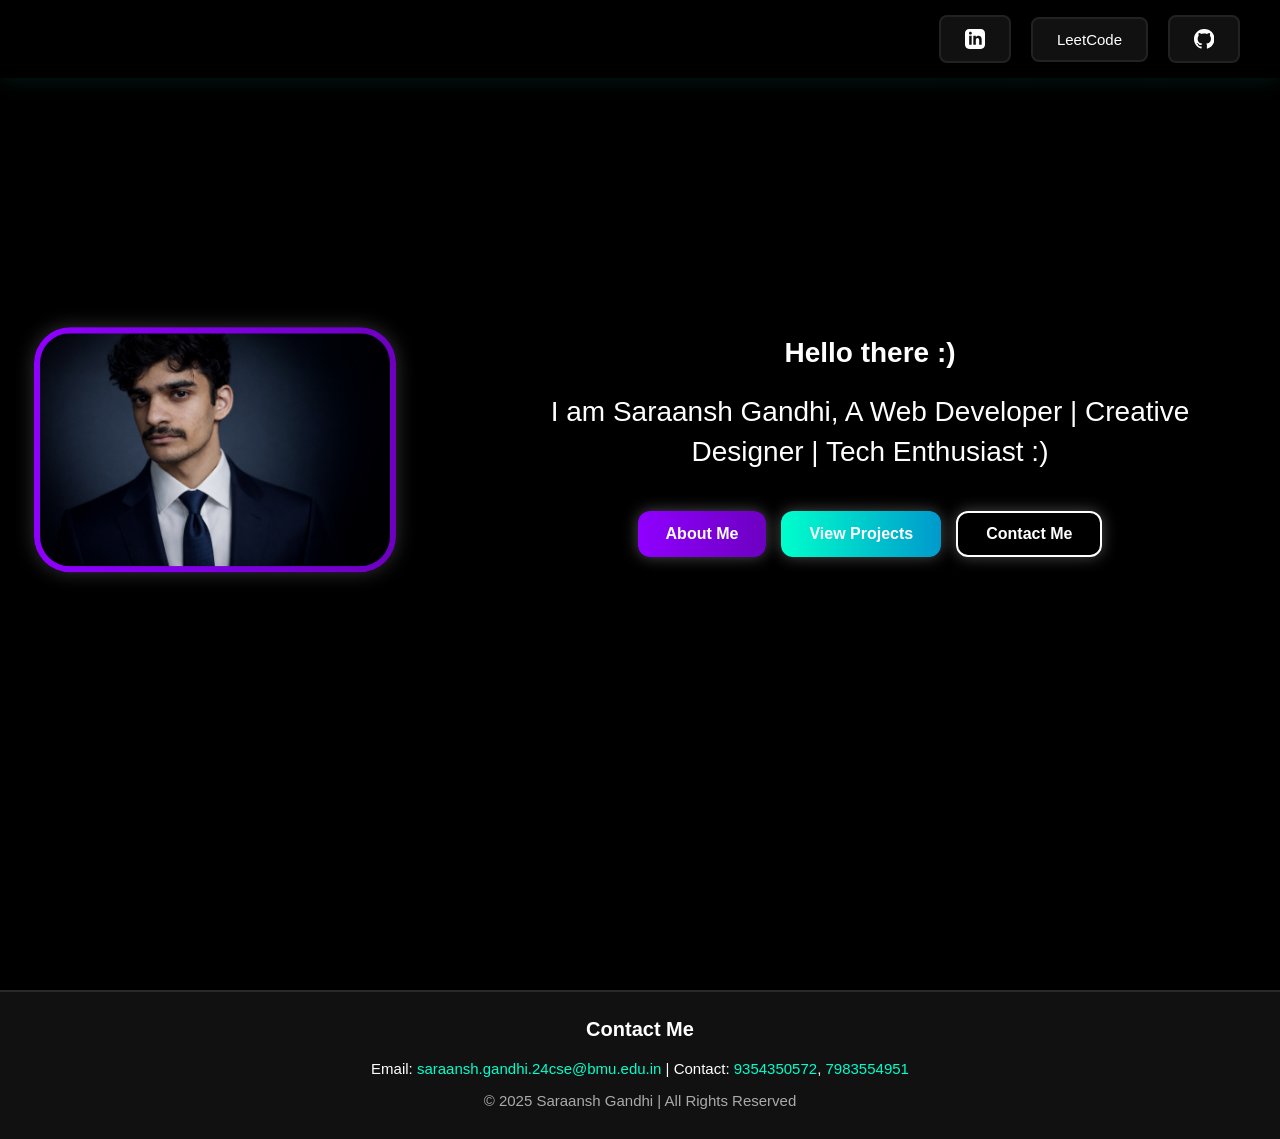
<file: index.html>
<!DOCTYPE html>
<html lang="en">

<head>
  <meta charset="UTF-8">
  <meta name="viewport" content="width=device-width, initial-scale=1.0">
  <meta name="description" content="Saraansh Gandhi - Frontend Developer & Creative Designer. Explore my portfolio showcasing modern web development projects and skills.">
  <meta name="keywords" content="Frontend Developer, Web Developer, Portfolio, JavaScript, CSS, HTML, React">
  <meta name="author" content="Saraansh Gandhi">
  <title>Saraansh Gandhi - Web Developer Portfolio</title>
  
  <!-- Preload critical resources -->
  <link rel="preload" href="CSS/index.css" as="style">
  <link rel="preload" href="JS/index.js" as="script">
  <link rel="preload" href="PICTURES/Me.jpg" as="image">
  
  <link rel="stylesheet" href="CSS/index.css">
  
  <!-- Open Graph meta tags for social sharing -->
  <meta property="og:title" content="Saraansh Gandhi - Frontend Developer Portfolio">
  <meta property="og:description" content="Explore my portfolio showcasing modern web development projects and skills.">
  <meta property="og:type" content="website">
  <meta property="og:url" content="#">
</head>
  
<body>

  <!-- Header -->
  <header class="fixed-header">
    <div class="social-buttons">
      
      <!-- LinkedIn Button -->
      <button class="Trnsform header-button"
        onclick="window.open('https://www.linkedin.com/in/saraansh-gandhi-845403327/','_blank')"
        aria-label="Visit LinkedIn profile">
        <svg xmlns="http://www.w3.org/2000/svg" width="20" height="20" viewBox="0 0 24 24" fill="white">
          <path d="M19 0h-14c-2.761 0-5 2.239-5 5v14c0 2.761 2.239 5 5 5h14c2.762 0 5-2.239 5-5v-14c0-2.761-2.238-5-5-5zm-11 19h-3v-11h3v11zm-1.5-12.268c-.966 0-1.75-.79-1.75-1.764s.784-1.764 1.75-1.764 1.75.79 1.75 1.764-.783 1.764-1.75 1.764zm13.5 12.268h-3v-5.604c0-3.368-4-3.303-4 0v5.604h-3v-11h3v1.765c1.396-2.586 7-2.777 7 2.476v6.759z"/>
        </svg>
      </button>
    
      <!-- LeetCode Button -->
      <button class="Trnsform header-button"
        onclick="window.open('https://leetcode.com/u/SaraanshG/','_blank')"
        aria-label="Visit Leetcode profile">
        <!-- Text -->
        <span>LeetCode</span>

      </button>
      

      <!-- GitHub Button -->
      <button class="Trnsform header-button"
        onclick="window.open('https://github.com/Saraansh0001','_blank')"
        aria-label="Visit GitHub profile">
        <svg xmlns="http://www.w3.org/2000/svg" width="20" height="20" viewBox="0 0 24 24" fill="white">
          <path d="M12 0c-6.626 0-12 5.373-12 12 0 5.385 3.52 9.942 8.355 11.52.607.112.827-.26.827-.577 0-.285-.011-1.04-.017-2.04-3.415.744-4.123-1.642-4.123-1.642-.558-1.41-1.365-1.786-1.365-1.786-1.117-.76.088-.745.088-.745 1.236.088 1.884 1.272 1.884 1.272 1.096 1.882 2.893 1.336 3.593 1.02.112-.792.428-1.336.78-1.643-2.748-.313-5.638-1.374-5.638-6.103 0-1.347.484-2.446 1.285-3.313-.128-.313-.558-1.564.125-3.267 0 0 1.049-.333 3.434 1.266 1.002-.278 2.072-.416 3.132-.421 1.06.005 2.13.143 3.134.421 2.385-1.599 3.433-1.266 3.433-1.266.683 1.703.253 2.954.125 3.267.801.867 1.284 1.966 1.284 3.313 0 4.745-2.894 5.786-5.647 6.096.436.376.823 1.12.823 2.253 0 1.632-.015 2.946-.015 3.34 0 .319.215.694.829.576 4.834-1.581 8.351-6.138 8.351-11.521 0-6.627-5.372-12-12-12z"/>
        </svg>
      
      </button>
    </div>
  </header>

  <!-- Main content -->
  <main id="main-content" tabindex="-1">
    <div id="HomePage" class="HomePage">
      
      <div class="LeftSide">
        <img src="PICTURES/Professional Photo.png" alt="Saraansh Gandhi - Web Developer" loading="eager">
      </div>
      
      <div class="RightSide">
        <h1 id="parag1" class="Intro-Page">Hello there :)</h1>
        <p class="Intro-Page" style="text-align: center;">
          I am Saraansh Gandhi, A Web Developer | Creative Designer | Tech Enthusiast :)
        </p>
        <div class="cta-buttons">
          <button id="skillsBtn" class="button-grad">About Me</button>
          <button id="projectsBtn" class="button-grad secondary">View Projects</button>
          <button id="contactBtn" class="button-grad tertiary">Contact Me</button>
        </div>
      </div>

      <!-- Quick Navigation -->
      <!-- <nav class="quick-nav" aria-label="Quick navigation menu">
        <a href="About-me.html" class="nav-item">👤<span>About</span></a>
        <a href="skill.html" class="nav-item">🛠️<span>Skills</span></a>
        <a href="project.html" class="nav-item">💼<span>Projects</span></a>
        <a href="goal.html" class="nav-item">🎯<span>Goals</span></a>
      </nav> -->
    </div>
  </main>
  
  <!-- Footer -->
  <footer class="footer">
    <h2>Contact Me</h2>
    <p>
      Email: <a href="mailto:saraansh.gandhi.24cse@bmu.edu.in">saraansh.gandhi.24cse@bmu.edu.in</a> |
      Contact: <a href="tel:+919354350572">9354350572</a>, <a href="tel:+917983554951">7983554951</a>
    </p>
    <p class="footer-copy">© 2025 Saraansh Gandhi | All Rights Reserved</p>
  </footer>

  <!-- Scripts -->
  <script src="JS/index.js" defer></script>

  <script>
    window.addEventListener("scroll", function () {
      const snapshot = document.querySelector(".snapshot-container");
      const footer = document.querySelector(".footer");

      if (!snapshot || !footer) return;

      const footerTop = footer.getBoundingClientRect().top;
      const windowHeight = window.innerHeight;

      // If footer is about to enter view, show snapshot
      if (footerTop <= windowHeight - 100) {
        snapshot.classList.add("visible");
      } else {
        snapshot.classList.remove("visible");
      }
    });
     // Make .quick-nav draggable
    const nav = document.querySelector(".quick-nav");

    let isDragging = false;
    let offsetX, offsetY;

    nav.addEventListener("mousedown", (e) => {
      isDragging = true;
      offsetX = e.clientX - nav.getBoundingClientRect().left;
      offsetY = e.clientY - nav.getBoundingClientRect().top;
      nav.style.transition = "none"; // disable smooth transition while dragging
    });

    document.addEventListener("mousemove", (e) => {
      if (!isDragging) return;
      let x = e.clientX - offsetX;
      let y = e.clientY - offsetY;
      nav.style.left = `${x}px`;
      nav.style.top = `${y}px`;
      nav.style.right = "auto"; // reset right so left works
      nav.style.bottom = "auto"; // reset bottom so top works
      nav.style.position = "fixed";
    });

    document.addEventListener("mouseup", () => {
      isDragging = false;
      nav.style.transition = "all 0.3s ease"; // restore smooth transition
    });
  </script>

</body>
</html>
</file>
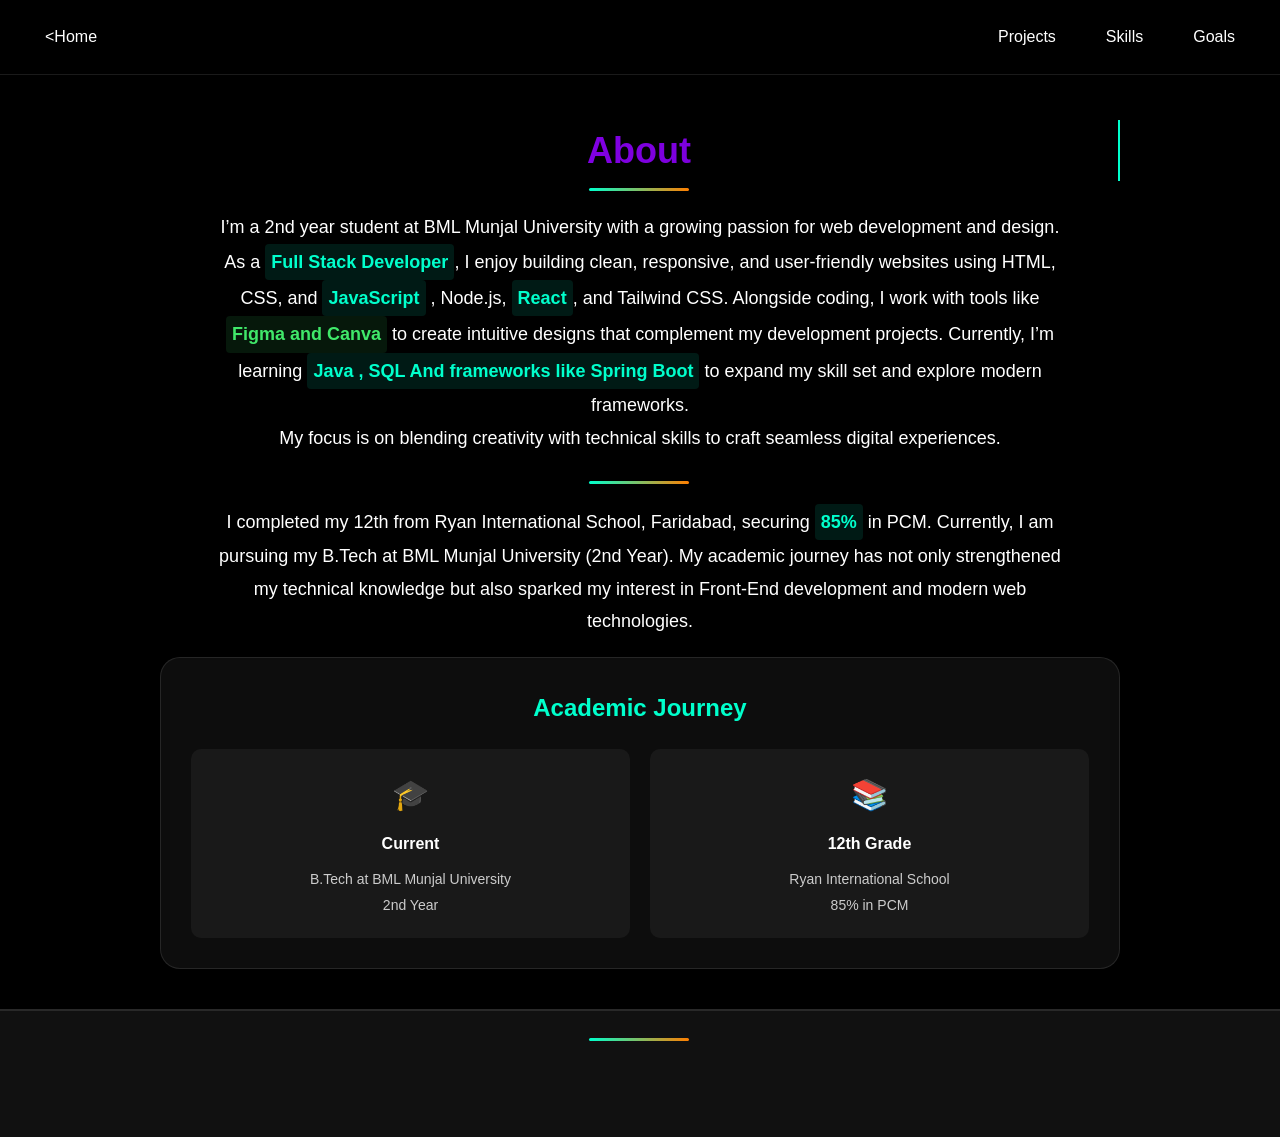
<file: About-me.html>
<!DOCTYPE html>
<html lang="en">

<head>
  <meta charset="UTF-8">
  <meta name="viewport" content="width=device-width, initial-scale=1.0">
  <title>About Me - Saraansh Gandhi</title>
  <link rel="stylesheet" href="CSS/About-me.css">
  <style>
    html, body {
      height: 100%;
    }
  </style>
</head>

<body>
  <header>
    <div class="Header-Sec">
      <div class="left-side">
        <button class="nav-btn home"> &lt;Home </button>
      </div>
      <div class="right-side">
        <button class="nav-btn project">Projects</button>
        <button class="nav-btn skill">Skills</button>
        <button class="nav-btn goal">Goals</button>
      </div>
    </div>
  </header>

  <div class="middle-section">
    <h2>About Me</h2>
    <p>
      I’m a 2nd year student at BML Munjal University with a growing passion for web development and design. As a <span class="highlight">Full Stack Developer</span>, I enjoy building clean, responsive, and user-friendly websites using HTML, CSS, and <span class="highlight">JavaScript</span> , Node.js, <span class="highlight">React</span>, and Tailwind CSS.
      Alongside coding, I work with tools like <span class="UI">Figma and Canva</span> to create intuitive designs that complement my development projects. Currently, I’m learning <span class="highlight">Java , SQL And frameworks like Spring Boot</span> to expand my skill set and explore modern frameworks. <br>
      My focus is on blending creativity with technical skills to craft seamless digital experiences.
    </span>

    <h2>Education</h2>
    <p>
      I completed my 12th from Ryan International School, Faridabad, securing <span class="highlight">85%</span> in PCM. 
      Currently, I am pursuing my B.Tech at BML Munjal University (2nd Year). My academic journey has not only strengthened my technical knowledge but also sparked my interest in Front-End development and modern web technologies.
    </p>

    <!-- ✅ Education Cards Section -->
    <div class="education-section" style="margin-bottom: 30px;">
      <h3>Academic Journey</h3>
      <div class="edu-grid">
        <div class="edu-card">
          <div class="edu-icon">🎓</div>
          <h4>Current</h4>
          <p>B.Tech at BML Munjal University<br>2nd Year</p>
        </div>
        <div class="edu-card">
          <div class="edu-icon">📚</div>
          <h4>12th Grade</h4>
          <p>Ryan International School<br>85% in PCM</p>
        </div>
      </div>
    </div>
  </div>

  <!-- Footer -->
  <footer class="footer">
    <h2>Contact Me</h2>
    <p style="margin-top: 20px;">
      Email: <a href="mailto:saraansh.gandhi.24cse@bmu.edu.in">saraansh.gandhi.24cse@bmu.edu.in</a> |
      Contact: <a href="tel:+919354350572">9354350572</a>, <a href="tel:+917983554951">7983554951</a>
    </p>
    <p class="footer-copy">© 2025 Saraansh Gandhi | All Rights Reserved</p>
  </footer>

  <script src="JS/about.js"></script>
</body>
</html>
</file>
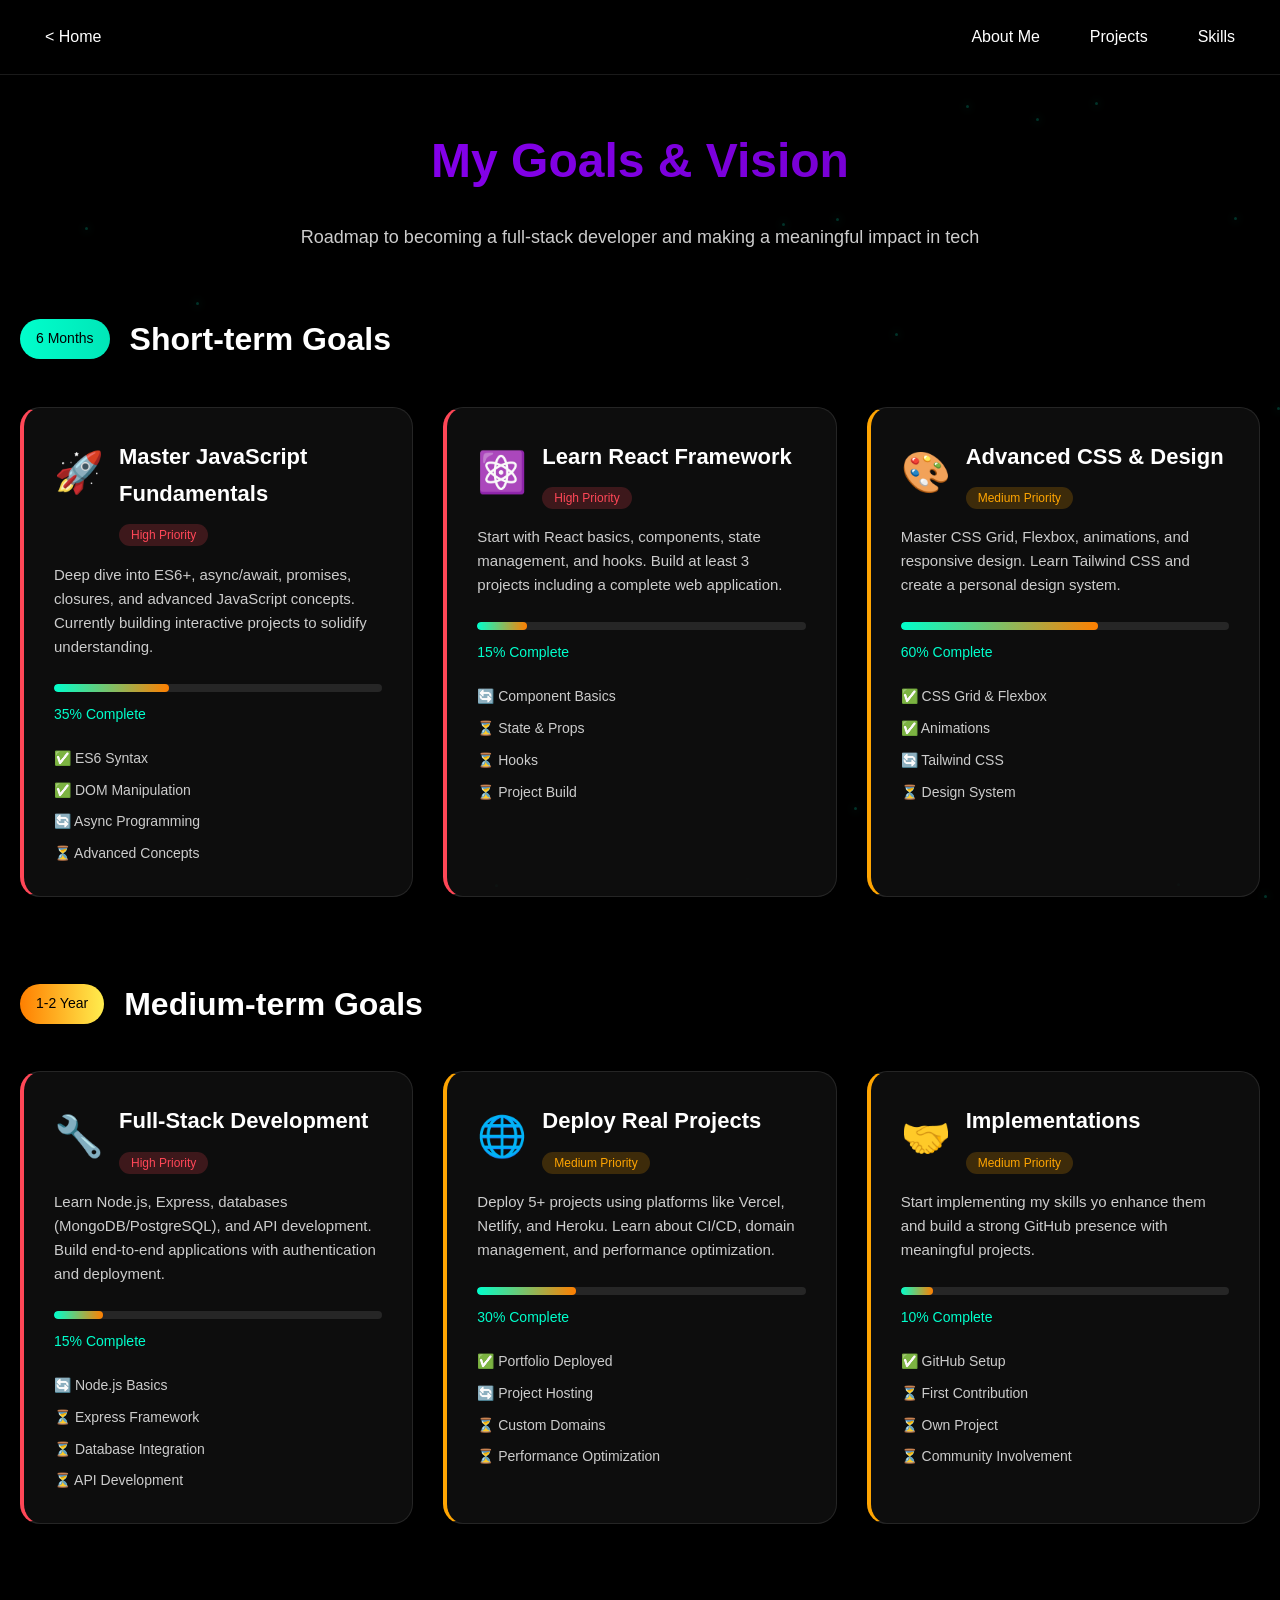
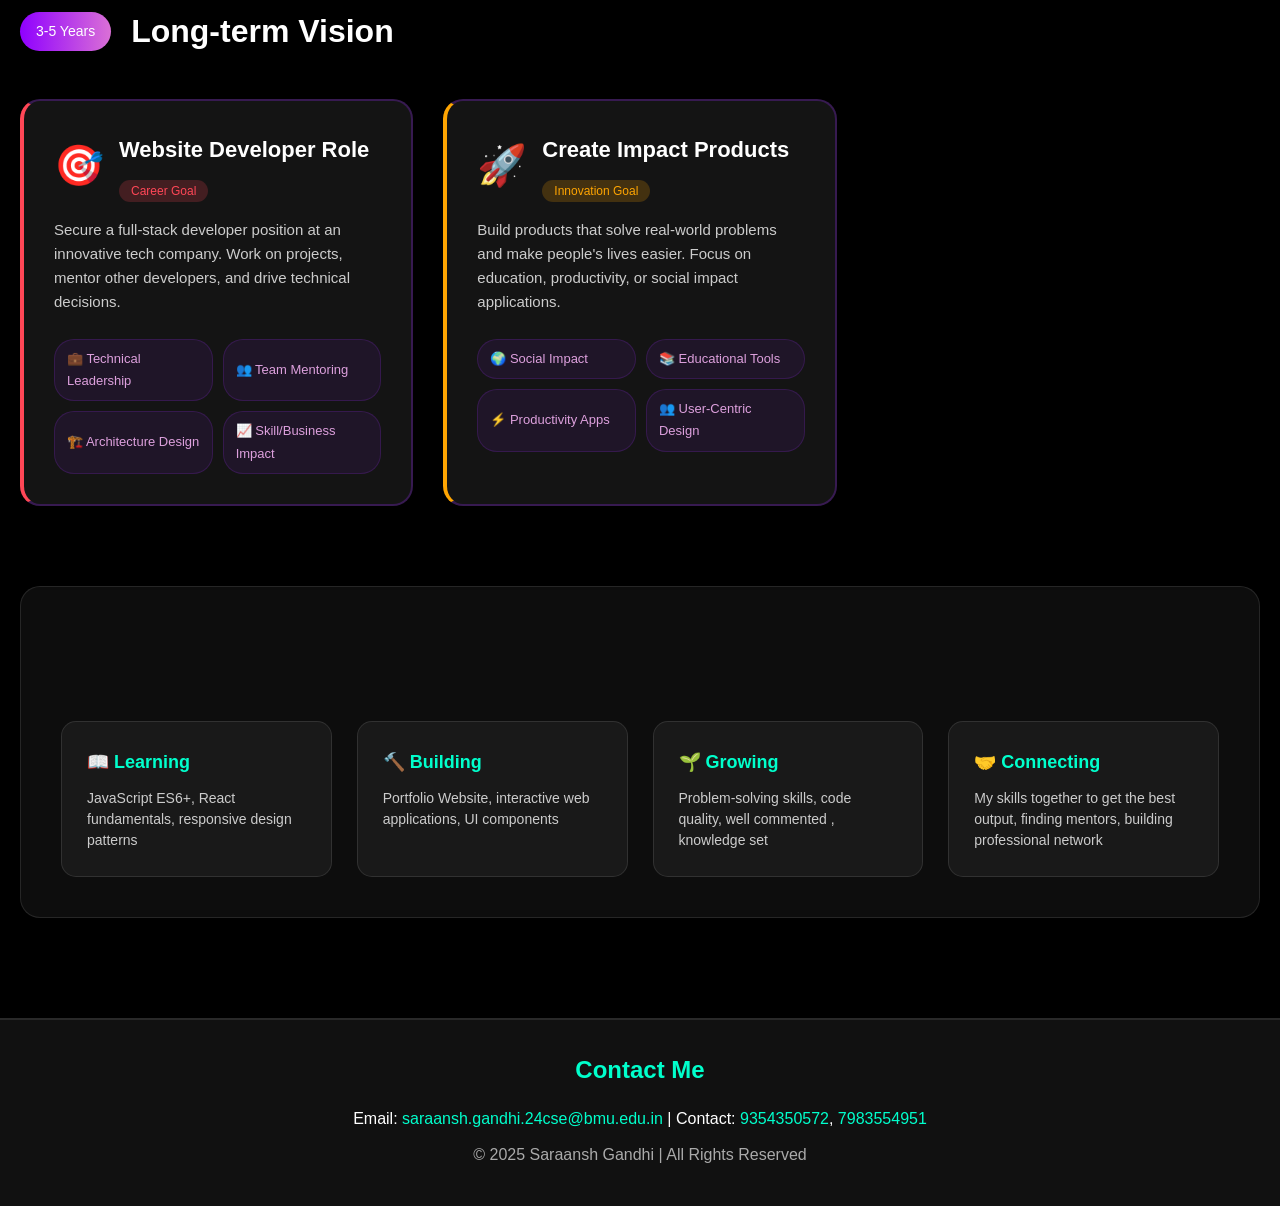
<file: goal.html>
<!DOCTYPE html>
<html lang="en">

<head>
  <meta charset="UTF-8">
  <meta name="viewport" content="width=device-width, initial-scale=1.0">
  <title>Goals - Saraansh Gandhi</title>
  <link rel="stylesheet" href="CSS/goal.css">
</head>

<body>

  <header>
    <div class="Header-Sec">
      <div class="left-side">
        <button class="nav-btn home">&lt; Home</button>
      </div>
      <div class="right-side">
        <button class="nav-btn about">About Me</button>
        <button class="nav-btn project">Projects</button>
        <button class="nav-btn skill">Skills</button>
      </div>
    </div>
  </header>

  <div class="goals-container">
    <h1 class="page-title">My Goals & Vision</h1>
    <p class="page-subtitle">Roadmap to becoming a full-stack developer and making a meaningful impact in tech</p>
    
    <!-- Short-term Goals -->
    <div class="goals-section">
      <h2 class="section-title">
        <span class="timeline-badge short-term">6 Months</span>
        Short-term Goals
      </h2>
      <div class="goals-grid">
        
        <div class="goal-card priority-high">
          <div class="goal-header">
            <div class="goal-icon">🚀</div>
            <div class="goal-meta">
              <h3 class="goal-title">Master JavaScript Fundamentals</h3>
              <span class="priority-badge high">High Priority</span>
            </div>
          </div>
          <p class="goal-description">
            Deep dive into ES6+, async/await, promises, closures, and advanced JavaScript concepts. 
            Currently building interactive projects to solidify understanding.
          </p>
          <div class="goal-progress">
            <div class="progress-bar">
              <div class="progress-fill" data-width="35%"></div>
            </div>
            <span class="progress-text">35% Complete</span>
          </div>
          <div class="goal-actions">
            <span class="action-item">✅ ES6 Syntax</span>
            <span class="action-item">✅ DOM Manipulation</span>
            <span class="action-item">🔄 Async Programming</span>
            <span class="action-item">⏳ Advanced Concepts</span>
          </div>
        </div>

        <div class="goal-card priority-high">
          <div class="goal-header">
            <div class="goal-icon">⚛️</div>
            <div class="goal-meta">
              <h3 class="goal-title">Learn React Framework</h3>
              <span class="priority-badge high">High Priority</span>
            </div>
          </div>
          <p class="goal-description">
            Start with React basics, components, state management, and hooks. 
            Build at least 3 projects including a complete web application.
          </p>
          <div class="goal-progress">
            <div class="progress-bar">
              <div class="progress-fill" data-width="15%"></div>
            </div>
            <span class="progress-text">15% Complete</span>
          </div>
          <div class="goal-actions">
            <span class="action-item">🔄 Component Basics</span>
            <span class="action-item">⏳ State & Props</span>
            <span class="action-item">⏳ Hooks</span>
            <span class="action-item">⏳ Project Build</span>
          </div>
        </div>

        <div class="goal-card priority-medium">
          <div class="goal-header">
            <div class="goal-icon">🎨</div>
            <div class="goal-meta">
              <h3 class="goal-title">Advanced CSS & Design</h3>
              <span class="priority-badge medium">Medium Priority</span>
            </div>
          </div>
          <p class="goal-description">
            Master CSS Grid, Flexbox, animations, and responsive design. 
            Learn Tailwind CSS and create a personal design system.
          </p>
          <div class="goal-progress">
            <div class="progress-bar">
              <div class="progress-fill" data-width="60%"></div>
            </div>
            <span class="progress-text">60% Complete</span>
          </div>
          <div class="goal-actions">
            <span class="action-item">✅ CSS Grid & Flexbox</span>
            <span class="action-item">✅ Animations</span>
            <span class="action-item">🔄 Tailwind CSS</span>
            <span class="action-item">⏳ Design System</span>
          </div>
        </div>

      </div>
    </div>

    <!-- Medium-term Goals -->
    <div class="goals-section">
      <h2 class="section-title">
        <span class="timeline-badge medium-term">1-2 Year</span>
        Medium-term Goals
      </h2>
      <div class="goals-grid">
        
        <div class="goal-card priority-high">
          <div class="goal-header">
            <div class="goal-icon">🔧</div>
            <div class="goal-meta">
              <h3 class="goal-title">Full-Stack Development</h3>
              <span class="priority-badge high">High Priority</span>
            </div>
          </div>
          <p class="goal-description">
            Learn Node.js, Express, databases (MongoDB/PostgreSQL), and API development. 
            Build end-to-end applications with authentication and deployment.
          </p>
          <div class="goal-progress">
            <div class="progress-bar">
              <div class="progress-fill" data-width="15%"></div>
            </div>
            <span class="progress-text">15% Complete</span>
          </div>
          <div class="goal-actions">
            <span class="action-item">🔄 Node.js Basics</span>
            <span class="action-item">⏳ Express Framework</span>
            <span class="action-item">⏳ Database Integration</span>
            <span class="action-item">⏳ API Development</span>
          </div>
        </div>

        <div class="goal-card priority-medium">
          <div class="goal-header">
            <div class="goal-icon">🌐</div>
            <div class="goal-meta">
              <h3 class="goal-title">Deploy Real Projects</h3>
              <span class="priority-badge medium">Medium Priority</span>
            </div>
          </div>
          <p class="goal-description">
            Deploy 5+ projects using platforms like Vercel, Netlify, and Heroku. 
            Learn about CI/CD, domain management, and performance optimization.
          </p>
          <div class="goal-progress">
            <div class="progress-bar">
              <div class="progress-fill" data-width="30%"></div>
            </div>
            <span class="progress-text">30% Complete</span>
          </div>
          <div class="goal-actions">
            <span class="action-item">✅ Portfolio Deployed</span>
            <span class="action-item">🔄 Project Hosting</span>
            <span class="action-item">⏳ Custom Domains</span>
            <span class="action-item">⏳ Performance Optimization</span>
          </div>
        </div>

        <div class="goal-card priority-medium">
          <div class="goal-header">
            <div class="goal-icon">🤝</div>
            <div class="goal-meta">
              <h3 class="goal-title">Implementations</h3>
              <span class="priority-badge medium">Medium Priority</span>
            </div>
          </div>
          <p class="goal-description">
            Start implementing my skills yo enhance them 
            and build a strong GitHub presence with meaningful projects.
          </p>
          <div class="goal-progress">
            <div class="progress-bar">
              <div class="progress-fill" data-width="10%"></div>
            </div>
            <span class="progress-text">10% Complete</span>
          </div>
          <div class="goal-actions">
            <span class="action-item">✅ GitHub Setup</span>
            <span class="action-item">⏳ First Contribution</span>
            <span class="action-item">⏳ Own Project</span>
            <span class="action-item">⏳ Community Involvement</span>
          </div>
        </div>

      </div>
    </div>

    <!-- Long-term Goals -->
    <div class="goals-section">
      <h2 class="section-title">
        <span class="timeline-badge long-term">3-5 Years</span>
        Long-term Vision
      </h2>
      <div class="goals-grid">
        
        <div class="goal-card priority-high vision-card">
          <div class="goal-header">
            <div class="goal-icon">🎯</div>
            <div class="goal-meta">
              <h3 class="goal-title">Website Developer Role</h3>
              <span class="priority-badge high">Career Goal</span>
            </div>
          </div>
          <p class="goal-description">
            Secure a full-stack developer position at an innovative tech company. 
            Work on projects, mentor other developers, and drive technical decisions.
          </p>
          <div class="goal-features">
            <span class="feature-item">💼 Technical Leadership</span>
            <span class="feature-item">👥 Team Mentoring</span>
            <span class="feature-item">🏗️ Architecture Design</span>
            <span class="feature-item">📈 Skill/Business Impact</span>
          </div>
        </div>

        <div class="goal-card priority-medium vision-card">
          <div class="goal-header">
            <div class="goal-icon">🚀</div>
            <div class="goal-meta">
              <h3 class="goal-title">Create Impact Products</h3>
              <span class="priority-badge medium">Innovation Goal</span>
            </div>
          </div>
          <p class="goal-description">
            Build products that solve real-world problems and make people's lives easier. 
            Focus on education, productivity, or social impact applications.
          </p>
          <div class="goal-features">
            <span class="feature-item">🌍 Social Impact</span>
            <span class="feature-item">📚 Educational Tools</span>
            <span class="feature-item">⚡ Productivity Apps</span>
            <span class="feature-item">👥 User-Centric Design</span>
          </div>
        </div>

        <div class="goal-card priority-low vision-card">
          <div class="goal-header">
            <div class="goal-icon">🏫</div>
            <div class="goal-meta">
              <h3 class="goal-title">Teaching & Sharing</h3>
              <span class="priority-badge low">Personal Goal</span>
            </div>
          </div>
          <p class="goal-description">
            Share knowledge through blogging, YouTube, or teaching. 
            Help other aspiring developers on their journey to tech.
          </p>
          <div class="goal-features">
            <span class="feature-item">✍️ Technical Blogging</span>
            <span class="feature-item">🎥 Educational Content</span>
            <span class="feature-item">👨‍🏫 Mentoring Others</span>
            <span class="feature-item">🌟 Community Building</span>
          </div>
        </div>

      </div>
    </div>

    <!-- Current Focus -->
    <div class="current-focus">
      <h2 class="section-title">Current Focus :)</h2>
      <div class="focus-grid">
        <div class="focus-item">
          <h4>📖 Learning</h4>
          <p>JavaScript ES6+, React fundamentals, responsive design patterns</p>
        </div>
        <div class="focus-item">
          <h4>🔨 Building</h4>
          <p>Portfolio Website, interactive web applications, UI components</p>
        </div>
        <div class="focus-item">
          <h4>🌱 Growing</h4>
          <p>Problem-solving skills, code quality, well commented , knowledge set</p>
        </div>
        <div class="focus-item">
          <h4>🤝 Connecting</h4>
          <p>My skills together to get the best output, finding mentors, building professional network</p>
        </div>
      </div>
    </div>

  </div>

  <script src="JS/goals.js"></script>

  <footer class="footer">
    <h2>Contact Me</h2>
    <p>
      Email: <a href="mailto:saraansh.gandhi.24cse@bmu.edu.in">saraansh.gandhi.24cse@bmu.edu.in</a> |
      Contact: <a href="tel:+919354350572">9354350572</a>, <a href="tel:+917983554951">7983554951</a>
    </p>
    <p class="footer-copy">© 2025 Saraansh Gandhi | All Rights Reserved</p>
  </footer>

</body>


</html>
</file>
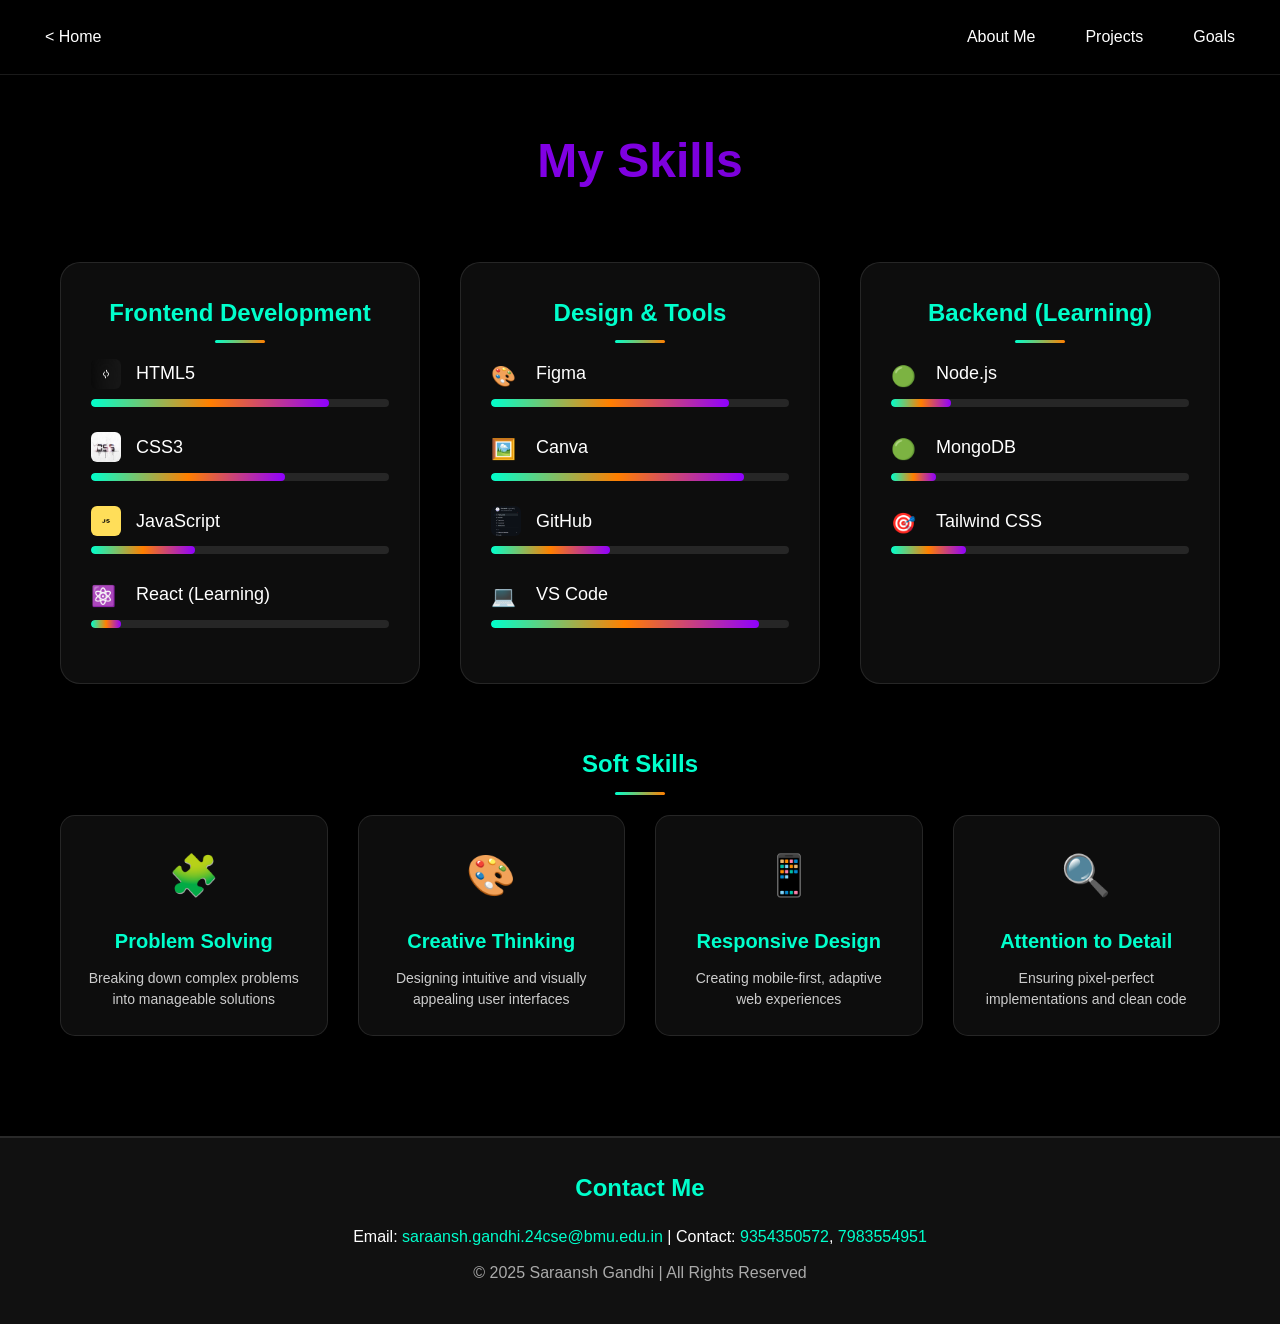
<file: skill.html>
<!DOCTYPE html>
<html lang="en">

<head>
  <meta charset="UTF-8">
  <meta name="viewport" content="width=device-width, initial-scale=1.0">
  <title>Skills - Saraansh Gandhi</title>
  <link rel="stylesheet" href="CSS/skills.css">
</head>

<body>

  <header>
    <div class="Header-Sec">
      <div class="left-side">
        <button class="nav-btn home">&lt; Home</button>
      </div>
      <div class="right-side">
        <button class="nav-btn about">About Me</button>
        <button class="nav-btn project">Projects</button>
        <button class="nav-btn goal">Goals</button>
      </div>
    </div>
  </header>

  <div class="skills-container">
    <h1 class="page-title">My Skills</h1>
    
    <div class="skills-grid">
      
      <!-- Frontend Development -->
      <div class="skill-category">
        <h2 class="category-title">Frontend Development</h2>
        <div class="skills-list">
          <div class="skill-item">
            <div class="skill-info">
              <img src="PICTURES/html.png" alt="HTML" class="skill-icon">
              <span class="skill-name">HTML5</span>
            </div>
            <div class="skill-bar">
              <div class="skill-progress" data-width="80%"></div>
            </div>
          </div>
          
          <div class="skill-item">
            <div class="skill-info">
              <img src="PICTURES/CSS.png" alt="CSS" class="skill-icon">
              <span class="skill-name">CSS3</span>
            </div>
            <div class="skill-bar">
              <div class="skill-progress" data-width="65%"></div>
            </div>
          </div>
          
          <div class="skill-item">
            <div class="skill-info">
              <img src="PICTURES/JS.webp" alt="JavaScript" class="skill-icon">
              <span class="skill-name">JavaScript</span>
            </div>
            <div class="skill-bar">
              <div class="skill-progress" data-width="35%"></div>
            </div>
          </div>
          
          <div class="skill-item">
            <div class="skill-info">
              <span class="skill-icon">⚛️</span>
              <span class="skill-name">React (Learning)</span>
            </div>
            <div class="skill-bar">
              <div class="skill-progress" data-width="10%"></div>
            </div>
          </div>
        </div>
      </div>

      <!-- Design Tools -->
      <div class="skill-category">
        <h2 class="category-title">Design & Tools</h2>
        <div class="skills-list">
          <div class="skill-item">
            <div class="skill-info">
              <span class="skill-icon">🎨</span>
              <span class="skill-name">Figma</span>
            </div>
            <div class="skill-bar">
              <div class="skill-progress" data-width="80%"></div>
            </div>
          </div>
          
          <div class="skill-item">
            <div class="skill-info">
              <span class="skill-icon">🖼️</span>
              <span class="skill-name">Canva</span>
            </div>
            <div class="skill-bar">
              <div class="skill-progress" data-width="85%"></div>
            </div>
          </div>
          
          <div class="skill-item">
            <div class="skill-info">
              <img src="PICTURES/github.png" alt="GitHub" class="skill-icon">
              <span class="skill-name">GitHub</span>
            </div>
            <div class="skill-bar">
              <div class="skill-progress" data-width="40%"></div>
            </div>
          </div>
          
          <div class="skill-item">
            <div class="skill-info">
              <span class="skill-icon">💻</span>
              <span class="skill-name">VS Code</span>
            </div>
            <div class="skill-bar">
              <div class="skill-progress" data-width="90%"></div>
            </div>
          </div>
        </div>
      </div>

      <!-- Backend (Learning) -->
      <div class="skill-category">
        <h2 class="category-title">Backend (Learning)</h2>
        <div class="skills-list">
          <div class="skill-item">
            <div class="skill-info">
              <span class="skill-icon">🟢</span>
              <span class="skill-name">Node.js</span>
            </div>
            <div class="skill-bar">
              <div class="skill-progress" data-width="20%"></div>
            </div>
          </div>

          <div class="skill-item">
            <div class="skill-info">
              <span class="skill-icon">🟢</span>
              <span class="skill-name">MongoDB</span>
            </div>
            <div class="skill-bar">
              <div class="skill-progress" data-width="15%"></div>
            </div>
          </div>
          
          <div class="skill-item">
            <div class="skill-info">
              <span class="skill-icon">🎯</span>
              <span class="skill-name">Tailwind CSS</span>
            </div>
            <div class="skill-bar">
              <div class="skill-progress" data-width="25%"></div>
            </div>
          </div>
        </div>
      </div>

    </div>

    <!-- Soft Skills -->
    <div class="soft-skills">
      <h2 class="category-title">Soft Skills</h2>
      <div class="soft-skills-grid">
        <div class="soft-skill">
          <span class="soft-skill-icon">🧩</span>
          <h3>Problem Solving</h3>
          <p>Breaking down complex problems into manageable solutions</p>
        </div>
        <div class="soft-skill">
          <span class="soft-skill-icon">🎨</span>
          <h3>Creative Thinking</h3>
          <p>Designing intuitive and visually appealing user interfaces</p>
        </div>
        <div class="soft-skill">
          <span class="soft-skill-icon">📱</span>
          <h3>Responsive Design</h3>
          <p>Creating mobile-first, adaptive web experiences</p>
        </div>
        <div class="soft-skill">
          <span class="soft-skill-icon">🔍</span>
          <h3>Attention to Detail</h3>
          <p>Ensuring pixel-perfect implementations and clean code</p>
        </div>
      </div>
    </div>
  </div>

  <script src="JS/skills.js"></script>

  <footer class="footer">
    <h2>Contact Me</h2>
    <p>
      Email: <a href="mailto:saraansh.gandhi.24cse@bmu.edu.in">saraansh.gandhi.24cse@bmu.edu.in</a> |
      Contact: <a href="tel:+919354350572">9354350572</a>, <a href="tel:+917983554951">7983554951</a>
    </p>
    <p class="footer-copy">© 2025 Saraansh Gandhi | All Rights Reserved</p>
  </footer>

</body>


</html>
</file>
<file: CSS/index.css>
/* Reset */
* {
  margin: 0;
  padding: 0;
  box-sizing: border-box;
}

body {
  font-family: "Segoe UI", Roboto, sans-serif;
  background-color: #000;
  color: #fff;
  line-height: 1.7;
  overflow-x: hidden;
  opacity: 0;
  transition: opacity 0.5s ease;
  padding-top: 80px;
}

/* Accessibility - Screen Reader Only */
.sr-only {
  position: absolute;
  width: 1px;
  height: 1px;
  padding: 0;
  margin: -1px;
  overflow: hidden;
  clip: rect(0, 0, 0, 0);
  white-space: nowrap;
  border: 0;
}

/* Focus indicators for accessibility */
button:focus,
a:focus {
  outline: 2px solid #00ffcc;
  outline-offset: 2px;
}

/* Skip link for screen readers */
.skip-link {
  position: absolute;
  top: -40px;
  left: 6px;
  background: #00ffcc;
  color: #000;
  padding: 8px;
  text-decoration: none;
  z-index: 10000;
  border-radius: 4px;
}
.skip-link:focus { top: 6px; }

/* Fixed Header Styles */
.fixed-header {
  position: fixed;
  top: 0;
  left: 0;
  right: 0;
  display: flex;
  justify-content: flex-end;
  align-items: center;
  padding: 15px 40px;
  background: rgba(0, 0, 0, 0.95);
  backdrop-filter: blur(10px);
  z-index: 1000;
  box-shadow: 0 2px 20px rgba(0, 255, 204, 0.1);
}

.social-buttons {
  display: flex;
  gap: 20px;
  align-items: center;
}

.header-button {
  background-color: #111;
  color: white;
  border: 2px solid #222;
  padding: 12px 24px;
  font-size: 15px;
  cursor: pointer;
  display: flex;
  align-items: center;
  gap: 10px;
  font-weight: 500;
  border-radius: 8px;
  transition: all 0.3s ease;
  box-shadow: 0 4px 15px rgba(0, 0, 0, 0.3);
}

.header-button:hover {
  background-color: #1a1a1a;
  border-color: #00ffcc;
  box-shadow: 0 4px 20px rgba(0, 255, 204, 0.2);
  transform: translateY(-2px);
}

.header-button svg {
  flex-shrink: 0;
}

/* Reduced motion for accessibility */
@media (prefers-reduced-motion: reduce) {
  *, *::before, *::after {
    animation-duration: 0.01ms !important;
    animation-iteration-count: 1 !important;
    transition-duration: 0.01ms !important;
  }
}

/* Homepage Layout */
.HomePage {
  display: flex;
  align-items: center;
  justify-content: center;
  padding: 0 40px;
  gap: 80px;
  min-height: 100vh;
  flex-wrap: wrap;
  position: relative;
}

.LeftSide {
  position: fixed;
  top: 50%;
  left: 40px;
  transform: translateY(-50%);
  width: 30%;
  max-width: 350px;
  border-radius: 30px;
  overflow: visible;
  z-index: 10;
  transition: transform 0.3s ease;
}
.LeftSide img {
  display: block;
  width: 100%;
  height: auto;
  border-radius: 30px;
  position: relative;
  z-index: 1;
}
.LeftSide::before {
  content: '';
  position: absolute;
  top: -6px;
  left: -6px;
  right: -6px;
  bottom: -6px;
  border-radius: 36px;
  background: linear-gradient(
    270deg,
    #ff0000,
    #ff7f00,
    #ffff00,
    #00ff00,
    #0000ff,
    #4b0082,
    #8f00ff
  );
  background-size: 1200% 1200%;
  animation: gradientMove 4s linear infinite;
  z-index: 0;
  box-shadow: 0 0 20px rgba(255,255,255,0.2);
}

.RightSide {
  margin-left: calc(30% + 100px); 
  flex: 1;
  display: flex;
  flex-direction: column;
  justify-content: center;
  align-items: center;
  margin-top: -180px; 
  min-width: 280px;
  text-align: left;
  opacity: 0;
  transform: translateX(50px);
  transition: all 0.8s ease;
}

.Intro-Page {
  font-size: clamp(18px, 3vw, 28px); 
  margin: 10px 0;
  line-height: 1.4;
}

/* CTA Buttons Container */
.cta-buttons {
  display: flex;
  gap: 15px;
  margin-top: 30px;
  flex-wrap: wrap;
  justify-content: center;
}

.button-grad {
  color: white;
  padding: 12px 28px;
  font-size: 16px;
  border-radius: 12px;
  border: none;
  cursor: pointer;
  font-weight: bold;
  background: linear-gradient(
    270deg,
    #ff0000,
    #ff7f00,
    #ffff00,
    #00ff00,
    #0000ff,
    #4b0082,
    #8f00ff
  );
  background-size: 1200% 1200%;
  animation: gradientMove 7s linear infinite, pulse 4s ease-in-out infinite;
  box-shadow: 0 0 15px rgba(255, 255, 255, 0.3);
  transition: transform 0.3s ease, box-shadow 0.3s ease;
  position: relative;
  overflow: hidden;
}
.button-grad.secondary {
  background: linear-gradient(90deg, #00ffcc, #0099cc);
  animation: none;
}
.button-grad.tertiary {
  background: transparent;
  border: 2px solid #fff;
  animation: none;
}
.button-grad:hover {
  transform: scale(1.05);
  box-shadow: 0 0 25px rgba(255,255,255,0.8);
}
.button-grad.secondary:hover { box-shadow: 0 0 25px rgba(0,255,204,0.8); }
.button-grad.tertiary:hover { background: #fff; color: #000; }

/* Quick Navigation */
.quick-nav {
  position: fixed;
  bottom: 30px;
  left: 50%;
  transform: translateX(-50%) translateY(50px);
  display: flex;
  gap: 20px;
  background: rgba(0, 0, 0, 0.8);
  backdrop-filter: blur(10px);
  padding: 15px 25px;
  border-radius: 50px;
  border: 1px solid rgba(255, 255, 255, 0.1);
  z-index: 100;
  opacity: 0;
  transition: all 0.8s ease;
}
.nav-item {
  display: flex;
  flex-direction: column;
  align-items: center;
  gap: 5px;
  text-decoration: none;
  color: #fff;
  padding: 10px;
  border-radius: 15px;
  transition: all 0.3s ease;
  min-width: 60px;
}
.nav-item:hover { background: rgba(255,255,255,0.1); color: #00ffcc; }
.nav-icon { font-size: 24px; }
.nav-item span { font-size: 12px; font-weight: 500; }

/* Animations */
@keyframes gradientMove {
  0% { background-position: 0% 50%; }
  100% { background-position: 100% 50%; }
}
@keyframes pulse {
  0%, 100% { transform: scale(0.9); }
  50% { transform: scale(1.15); }
}

/* High Contrast Mode Support */
@media (prefers-contrast: high) {
  .button-grad { border: 2px solid #fff; }
  .nav-item:hover { border: 2px solid #00ffcc; }
}

/* Responsive */
@media (max-width: 900px) {
  .HomePage {
    flex-direction: column;
    padding: 30px 20px;
    gap: 40px;
  }
  .LeftSide {
    position: relative;
    top: 0;
    left: 0;
    transform: none;
    width: 100%;
    max-width: 300px;
    margin: 0 auto;
  }
  .RightSide {
    margin-left: 0;
    align-items: center;
    text-align: center;
    margin-top: 0; 
    padding-top: 10px;
  }
  .cta-buttons {
    flex-direction: column;
    width: 100%;
    max-width: 300px;
  }
  .quick-nav {
    bottom: 20px;
    gap: 15px;
    padding: 10px 20px;
  }
  .nav-item {
    min-width: 50px;
    padding: 8px;
  }
  .nav-icon { font-size: 20px; }
  .nav-item span { font-size: 11px; }

  /* Push snapshot a bit higher on mobile so it doesn't overlap quick-nav */
  .snapshot-container { bottom: 120px; }
}

/* ✅ Typing + Snapshot (Right aligned, always visible) */
.snapshot-container {
  position: fixed;
  bottom: 80px;   /* sits just above footer */
  right: 30px;    /* aligned to right */
  text-align: right;
  z-index: 50;
  opacity: 1;             /* always visible */
  pointer-events: auto;   /* clickable */
}
.typing {
  font-size: 15px;
  color: white;
  white-space: nowrap;
  overflow: hidden;
  border-right: 2px solid #fff;
  width: 0;
  animation: typing 4s steps(40, end) forwards, blink 0.75s step-end infinite;
  margin-bottom: 8px;
}
@keyframes typing { from { width: 0 } to { width: 100% } }
@keyframes blink { 50% { border-color: transparent } }

.snapshot-link {
  display: inline-block;
  text-decoration: none;
  color: white;
  font-size: 16px;
  padding: 8px 16px;
  border-radius: 12px;
  background: linear-gradient(
    270deg,#ff0000,#ff7f00,#ffff00,#00ff00,#0000ff,#4b0082,#8f00ff
  );
  background-size: 1200% 1200%;
  animation: gradientMove 7s linear infinite, pulse 4s ease-in-out infinite;
  box-shadow: 0 0 15px rgba(255,255,255,0.3);
  transition: transform 0.3s ease, box-shadow 0.3s ease;
}
.snapshot-link:hover {
  transform: scale(1.05);
  box-shadow: 0 0 10px rgba(255,255,255,0.8);
}

/* Footer */
.footer {
  background: #111;
  color: white;
  text-align: center;
  padding: 20px;
  margin-top: 10px;
  border-top: 2px solid rgba(255,255,255,0.1);
}
.footer h2 { font-size: 20px; margin-bottom: 10px; }
.footer p { margin: 6px 0; font-size: 15px; }
.footer a { color: #00ffcc; text-decoration: none; transition: color 0.3s ease; }
.footer a:hover { color: #ff7f00; }
.footer-copy { font-size: 13px; color: #aaa; margin-top: 8px; }

/* Transform hover */
.Trnsform:hover { transform: scale(1.2); transition: 0.5s; }
</file>
<file: CSS/About-me.css>
* {
    margin: 0;
    padding: 0;
    box-sizing: border-box;
}

body {
    font-family: "Segoe UI", Roboto, sans-serif;
    background-color: #000;
    color: #fff;
    line-height: 1.7;
    overflow-x: hidden;
    padding-top: 80px;
    opacity: 0;
    transition: opacity 0.5s ease;
}

.Header-Sec {
    display: flex;
    justify-content: space-between;
    align-items: center;
    padding: 20px 30px;
    position: fixed;
    top: 0;
    left: 0;
    right: 0;
    background-color: rgba(0, 0, 0, 0.95);
    backdrop-filter: blur(10px);
    z-index: 1000;
    border-bottom: 1px solid rgba(255, 255, 255, 0.1);
}

.left-side {
    display: flex;
}

.right-side {
    display: flex;
    gap: 20px;
}

.nav-btn {
    background: none;
    border: none;
    color: #fff;
    font-size: 16px;
    cursor: pointer;
    padding: 8px 15px;
    border-radius: 6px;
    transition: all 0.3s ease;
    position: relative;
    overflow: hidden;
}

.nav-btn::before {
    content: '';
    position: absolute;
    top: 0;
    left: -100%;
    width: 100%;
    height: 100%;
    background: linear-gradient(90deg, transparent, rgba(255, 255, 255, 0.2), transparent);
    transition: left 0.5s ease;
}

.nav-btn:hover::before {
    left: 100%;
}

.nav-btn:hover {
    transform: scale(1.1);
    color: #00ffcc;
    background: rgba(255, 255, 255, 0.1);
    box-shadow: 0 5px 15px rgba(0, 255, 204, 0.3);
}

.middle-section {
    max-width: 1000px;
    margin: 0 auto;
    /* FIX: Removed bottom padding (40px) to eliminate large space after content */
    padding: 40px 20px 0 20px; 
    opacity: 0;
    transform: translateY(30px);
    transition: all 0.8s ease;
}

h2 {
    font-weight: 700;
    display: flex;
    font-size: 36px;
    justify-content: center;
    margin-bottom: 30px;
    background: linear-gradient(
        270deg,
        #ff0000,
        #ff7f00,
        #ffff00,
        #00ff00,
        #0000ff,
        #4b0082,
        #8f00ff
    );
    background-size: 1200% 1200%;
    -webkit-background-clip: text;
    background-clip: text;
    -webkit-text-fill-color: transparent;
    animation: gradientMove 7s linear infinite, scalePulse 3s ease-in-out infinite;
    position: relative;
}

h2::after {
    content: '';
    position: absolute;
    bottom: -10px;
    left: 50%;
    transform: translateX(-50%);
    width: 100px;
    height: 3px;
    background: linear-gradient(90deg, #00ffcc, #ff7f00);
    border-radius: 2px;
    animation: expandLine 1s ease-out forwards;
}

@keyframes expandLine {
    from {
        width: 0;
    }
    to {
        width: 100px;
    }
}

p {
    justify-content: center;
    align-items: center;
    text-align: center;
    font-size: 18px;
    margin: 30px 50px 20px 50px;
    line-height: 1.8;
    opacity: 0;
    transform: translateY(20px);
    transition: all 0.6s ease;
}

.middle-section p:last-of-type {
    margin-bottom: 0;
}

.highlight {
    display: inline-flex;
    color: #00ffcc;
    font-weight: 600;
    padding: 2px 6px;
    border-radius: 4px;
    background: rgba(0, 255, 204, 0.1);
    transition: all 0.3s ease;
    cursor: pointer;
}

.highlight:hover {
    background: rgba(0, 255, 204, 0.2);
    transform: scale(1.05);
    box-shadow: 0 2px 8px rgba(0, 255, 204, 0.3);
}

.UI {
    display: inline-flex;
    color: rgb(64, 232, 106);
    font-weight: 600;
    padding: 2px 6px;
    border-radius: 4px;
    background: rgba(64, 232, 106, 0.1);
    transition: all 0.3s ease;
    cursor: pointer;
}

.UI:hover {
    background: rgba(64, 232, 106, 0.2);
    transform: scale(1.05);
    box-shadow: 0 2px 8px rgba(64, 232, 106, 0.3);
}

/* REMOVED: Floating background elements/animation from CSS to fix stretching */
/* REMOVED: @keyframes float */

.skills-highlight {
    display: grid;
    grid-template-columns: repeat(auto-fit, minmax(250px, 1fr));
    gap: 20px;
    margin: 40px 0;
}

.skill-card {
    background: rgba(255, 255, 255, 0.05);
    border-radius: 15px;
    padding: 25px;
    text-align: center;
    border: 1px solid rgba(255, 255, 255, 0.1);
    transition: all 0.3s ease;
    cursor: pointer;
}

.skill-card:hover {
    transform: translateY(-5px) scale(1.02);
    background: rgba(255, 255, 255, 0.08);
    box-shadow: 0 15px 30px rgba(0, 255, 204, 0.1);
}

.skill-icon {
    font-size: 40px;
    margin-bottom: 15px;
    display: block;
}

.skill-card h3 {
    font-size: 18px;
    color: #00ffcc;
    margin-bottom: 10px;
}

.skill-card p {
    font-size: 14px;
    color: #ccc;
    margin: 0;
}

@keyframes gradientMove {
    0% {
        background-position: 0% 50%;
    }
    100% {
        background-position: 100% 50%;
    }
}

@keyframes scalePulse {
    0%,
    100% {
        transform: scale(1);
    }
    50% {
        transform: scale(1.05);
    }
}

/* Responsive */
@media (max-width: 768px) {
    h2 {
        font-size: 28px;
    }
    p {
        margin: 20px 20px 15px 20px;
        font-size: 16px;
    }
    .skills-highlight {
        grid-template-columns: 1fr;
        gap: 15px;
    }
    .education-section {
        margin: 20px 10px 0 10px;
        padding: 20px;
    }
    .middle-section {
        padding: 30px 15px 0 15px; /* Also reduced padding bottom here */
    }
}

/* Animations */
.animate-in {
    opacity: 1 !important;
    transform: translateY(0) !important;
}
.stagger-1 {
    transition-delay: 0.1s;
}
.stagger-2 {
    transition-delay: 0.2s;
}
.stagger-3 {
    transition-delay: 0.3s;
}
.stagger-4 {
    transition-delay: 0.4s;
}

/* Consolidated Education section style */
.education-section {
    background: rgba(255, 255, 255, 0.05);
    border-radius: 20px;
    padding: 30px;
    /* FIX: Added 25px bottom margin here */
    margin: 20px 0 25px 0; 
    border: 1px solid rgba(255, 255, 255, 0.1);
    backdrop-filter: blur(10px);
    transition: all 0.3s ease;
}

.education-section:hover {
    transform: translateY(-5px);
    box-shadow: 0 20px 40px rgba(0, 255, 204, 0.1);
    border-color: rgba(0, 255, 204, 0.3);
}

.education-section h3 {
    color: #00ffcc;
    text-align: center;
    margin-bottom: 20px;
    font-size: 24px;
}

.edu-grid {
    display: grid;
    grid-template-columns: repeat(auto-fit, minmax(250px, 1fr));
    gap: 20px;
}

.edu-card {
    text-align: center;
    padding: 20px;
    background: rgba(255, 255, 255, 0.05);
    border-radius: 10px;
    transition: all 0.3s ease;
}

.edu-card:hover {
    transform: translateY(-5px) scale(1.02);
    background: rgba(255, 255, 255, 0.08);
    box-shadow: 0 15px 30px rgba(0, 255, 204, 0.1);
}

.edu-icon {
    font-size: 30px;
    margin-bottom: 10px;
}

.edu-card h4 {
    color: #fff;
    margin-bottom: 10px;
}

.edu-card p {
    margin: 0;
    font-size: 14px;
    color: #ccc;
}

.footer {
  background: #111;
  color: white;
  text-align: center;
  padding: 20px;
  margin-top: 40px;
  border-top: 2px solid rgba(255,255,255,0.1);
}
.footer h2 { font-size: 20px; margin-bottom: 10px; }
.footer p { margin: 6px 0; font-size: 15px; }
.footer a { color: #00ffcc; text-decoration: none; transition: color 0.3s ease; }
.footer a:hover { color: #ff7f00; }
.footer-copy { font-size: 13px; color: #aaa; margin-top: 8px; }
</file>
<file: CSS/goal.css>
* {
  margin: 0;
  padding: 0;
  box-sizing: border-box;
}

body {
  font-family: "Segoe UI", Roboto, sans-serif;
  background-color: #000;
  color: #fff;
  line-height: 1.7;
  overflow-x: hidden;
  padding-top: 80px;
}

/* Header */
.Header-Sec {
  display: flex;
  justify-content: space-between;
  align-items: center;
  padding: 20px 30px;
  position: fixed;
  top: 0;
  left: 0;
  right: 0;
  background-color: rgba(0, 0, 0, 0.95);
  backdrop-filter: blur(10px);
  z-index: 1000;
  border-bottom: 1px solid rgba(255, 255, 255, 0.1);
}

.left-side {
  display: flex;
}

.right-side {
  display: flex;
  gap: 20px;
}

.nav-btn {
  background: none;
  border: none;
  color: #fff;
  font-size: 16px;
  cursor: pointer;
  padding: 8px 15px;
  border-radius: 6px;
  transition: all 0.3s ease;
}

.nav-btn:hover {
  transform: scale(1.1);
  color: #00ffcc;
  background: rgba(255, 255, 255, 0.1);
}

/* Goals Container */
.goals-container {
  max-width: 1400px;
  margin: 0 auto;
  padding: 40px 20px;
}

.page-title {
  font-size: 48px;
  font-weight: 700;
  text-align: center;
  margin-bottom: 20px;
  background: linear-gradient(
    270deg,
    #ff0000,
    #ff7f00,
    #ffff00,
    #00ff00,
    #0000ff,
    #4b0082,
    #8f00ff
  );
  background-size: 1200% 1200%;
  -webkit-background-clip: text;
  background-clip: text;
  -webkit-text-fill-color: transparent;
  animation: gradientMove 7s linear infinite, scalePulse 3s ease-in-out infinite;
}

.page-subtitle {
  text-align: center;
  font-size: 18px;
  color: #ccc;
  margin-bottom: 60px;
  max-width: 700px;
  margin-left: auto;
  margin-right: auto;
}

@keyframes gradientMove {
  0% { background-position: 0% 50%; }
  100% { background-position: 100% 50%; }
}

@keyframes scalePulse {
  0%, 100% { transform: scale(1); }
  50% { transform: scale(1.05); }
}

/* Goals Sections */
.goals-section {
  margin-bottom: 80px;
}

.section-title {
  font-size: 32px;
  font-weight: 600;
  margin-bottom: 40px;
  display: flex;
  align-items: center;
  gap: 20px;
  color: #fff;
}

.timeline-badge {
  padding: 8px 16px;
  border-radius: 20px;
  font-size: 14px;
  font-weight: 500;
  white-space: nowrap;
}

.timeline-badge.short-term {
  background: linear-gradient(90deg, #00ffcc, #00e6b8);
  color: #000;
}

.timeline-badge.medium-term {
  background: linear-gradient(90deg, #ff7f00, #ffed4e);
  color: #000;
}

.timeline-badge.long-term {
  background: linear-gradient(90deg, #8f00ff, #da70d6);
  color: #fff;
}

/* Goals Grid */
.goals-grid {
  display: grid;
  grid-template-columns: repeat(auto-fit, minmax(380px, 1fr));
  gap: 30px;
}

/* Goal Cards */
.goal-card {
  background: rgba(255, 255, 255, 0.05);
  border-radius: 20px;
  padding: 30px;
  border: 1px solid rgba(255, 255, 255, 0.1);
  transition: all 0.3s ease;
  position: relative;
  backdrop-filter: blur(10px);
}

.goal-card:hover {
  transform: translateY(-5px);
  box-shadow: 0 20px 40px rgba(0, 255, 204, 0.1);
  border-color: rgba(0, 255, 204, 0.3);
}

.goal-card.priority-high {
  border-left: 4px solid #ff4757;
}

.goal-card.priority-medium {
  border-left: 4px solid #ffa502;
}

.goal-card.priority-low {
  border-left: 4px solid #3742fa;
}

.vision-card {
  background: rgba(255, 255, 255, 0.08);
  border: 2px solid rgba(138, 43, 226, 0.3);
}

.vision-card:hover {
  box-shadow: 0 20px 40px rgba(138, 43, 226, 0.2);
  border-color: rgba(138, 43, 226, 0.5);
}

/* Goal Header */
.goal-header {
  display: flex;
  align-items: flex-start;
  gap: 15px;
  margin-bottom: 15px;
}

.goal-icon {
  font-size: 40px;
  flex-shrink: 0;
}

.goal-meta {
  flex: 1;
}

.goal-title {
  font-size: 22px;
  font-weight: 600;
  color: #fff;
  margin-bottom: 8px;
}

.priority-badge {
  padding: 4px 12px;
  border-radius: 20px;
  font-size: 12px;
  font-weight: 500;
  white-space: nowrap;
}

.priority-badge.high {
  background: rgba(255, 71, 87, 0.2);
  color: #ff4757;
}

.priority-badge.medium {
  background: rgba(255, 165, 2, 0.2);
  color: #ffa502;
}

.priority-badge.low {
  background: rgba(55, 66, 250, 0.2);
  color: #3742fa;
}

.goal-description {
  color: #ccc;
  font-size: 15px;
  line-height: 1.6;
  margin-bottom: 25px;
}

/* Progress Bars */
.goal-progress {
  margin-bottom: 20px;
}

.progress-bar {
  width: 100%;
  height: 8px;
  background: rgba(255, 255, 255, 0.1);
  border-radius: 4px;
  overflow: hidden;
  margin-bottom: 8px;
}

.progress-fill {
  height: 100%;
  background: linear-gradient(90deg, #00ffcc, #ff7f00);
  border-radius: 4px;
  width: 0%;
  transition: width 2s ease-in-out;
  position: relative;
}

.progress-fill::after {
  content: '';
  position: absolute;
  top: 0;
  left: -100%;
  width: 100%;
  height: 100%;
  background: linear-gradient(90deg, transparent, rgba(255, 255, 255, 0.3), transparent);
  animation: shimmer 2s infinite;
}

@keyframes shimmer {
  0% { left: -100%; }
  100% { left: 100%; }
}

.progress-text {
  font-size: 14px;
  color: #00ffcc;
  font-weight: 500;
}

/* Goal Actions */
.goal-actions {
  display: flex;
  flex-direction: column;
  gap: 8px;
}

.action-item {
  font-size: 14px;
  color: #ccc;
  display: flex;
  align-items: center;
  gap: 8px;
}

/* Goal Features (for vision cards) */
.goal-features {
  display: grid;
  grid-template-columns: repeat(auto-fit, minmax(150px, 1fr));
  gap: 10px;
  margin-top: 20px;
}

.feature-item {
  font-size: 13px;
  color: #dda0dd;
  display: flex;
  align-items: center;
  gap: 5px;
  background: rgba(138, 43, 226, 0.1);
  padding: 8px 12px;
  border-radius: 20px;
  border: 1px solid rgba(138, 43, 226, 0.2);
}

/* Current Focus */
.current-focus {
  background: rgba(255, 255, 255, 0.05);
  border-radius: 20px;
  padding: 40px;
  margin-top: 60px;
  border: 1px solid rgba(255, 255, 255, 0.1);
}

.focus-grid {
  display: grid;
  grid-template-columns: repeat(auto-fit, minmax(250px, 1fr));
  gap: 25px;
  margin-top: 30px;
}

.focus-item {
  background: rgba(255, 255, 255, 0.05);
  border-radius: 15px;
  padding: 25px;
  border: 1px solid rgba(255, 255, 255, 0.1);
  transition: all 0.3s ease;
}

.focus-item:hover {
  transform: translateY(-3px);
  background: rgba(255, 255, 255, 0.08);
  box-shadow: 0 10px 30px rgba(0, 255, 204, 0.1);
}

.focus-item h4 {
  font-size: 18px;
  margin-bottom: 10px;
  color: #00ffcc;
}

.focus-item p {
  font-size: 14px;
  color: #ccc;
  line-height: 1.5;
}

/* Footer */
.footer {
  background: #111;
  color: white;
  text-align: center;
  padding: 30px 20px;
  margin-top: 60px;
  border-top: 2px solid rgba(255, 255, 255, 0.1);
}

.footer h2 {
  font-size: 24px;
  margin-bottom: 15px;
  color: #00ffcc;
}

.footer p {
  margin: 8px 0;
  font-size: 16px;
}

.footer a {
  color: #00ffcc;
  text-decoration: none;
  transition: color 0.3s ease;
}

.footer a:hover {
  color: #ff7f00;
}

.footer-copy {
  font-size: 14px;
  color: #aaa;
  margin-top: 15px;
}

/* Responsive */
@media (max-width: 768px) {
  .goals-grid {
    grid-template-columns: 1fr;
    gap: 25px;
  }
  
  .page-title {
    font-size: 36px;
  }
  
  .section-title {
    font-size: 28px;
    flex-direction: column;
    align-items: flex-start;
    gap: 10px;
  }
  
  .goal-card {
    padding: 20px;
  }
  
  .focus-grid {
    grid-template-columns: 1fr;
    gap: 20px;
  }
  
  .current-focus {
    padding: 25px;
  }
}

/* Animation Classes */
.progress-fill.animate {
  animation: fillBar 2s ease-in-out forwards;
}

@keyframes fillBar {
  from { width: 0%; }
  to { width: var(--target-width); }
}
</file>
<file: CSS/skills.css>
* {
  margin: 0;
  padding: 0;
  box-sizing: border-box;
}

body {
  font-family: "Segoe UI", Roboto, sans-serif;
  background-color: #000;
  color: #fff;
  line-height: 1.7;
  overflow-x: hidden;
  padding-top: 80px;
}

/* Header */
.Header-Sec {
  display: flex;
  justify-content: space-between;
  align-items: center;
  padding: 20px 30px;
  position: fixed;
  top: 0;
  left: 0;
  right: 0;
  background-color: rgba(0, 0, 0, 0.95);
  backdrop-filter: blur(10px);
  z-index: 1000;
  border-bottom: 1px solid rgba(255, 255, 255, 0.1);
}

.left-side {
  display: flex;
}

.right-side {
  display: flex;
  gap: 20px;
}

.nav-btn {
  background: none;
  border: none;
  color: #fff;
  font-size: 16px;
  cursor: pointer;
  padding: 8px 15px;
  border-radius: 6px;
  transition: all 0.3s ease;
}

.nav-btn:hover {
  transform: scale(1.1);
  color: #00ffcc;
  background: rgba(255, 255, 255, 0.1);
}

/* Skills Container */
.skills-container {
  max-width: 1200px;
  margin: 0 auto;
  padding: 40px 20px;
}

.page-title {
  font-size: 48px;
  font-weight: 700;
  text-align: center;
  margin-bottom: 60px;
  background: linear-gradient(
    270deg,
    #ff0000,
    #ff7f00,
    #ffff00,
    #00ff00,
    #0000ff,
    #4b0082,
    #8f00ff
  );
  background-size: 1200% 1200%;
  -webkit-background-clip: text;
  -webkit-text-fill-color: transparent;
  animation: gradientMove 7s linear infinite, scalePulse 3s ease-in-out infinite;
}

@keyframes gradientMove {
  0% { background-position: 0% 50%; }
  100% { background-position: 100% 50%; }
}

@keyframes scalePulse {
  0%, 100% { transform: scale(1); }
  50% { transform: scale(1.05); }
}

/* Skills Grid */
.skills-grid {
  display: grid;
  grid-template-columns: repeat(auto-fit, minmax(350px, 1fr));
  gap: 40px;
  margin-bottom: 60px;
}

.skill-category {
  background: rgba(255, 255, 255, 0.05);
  border-radius: 20px;
  padding: 30px;
  border: 1px solid rgba(255, 255, 255, 0.1);
  transition: all 0.3s ease;
  backdrop-filter: blur(10px);
}

.skill-category:hover {
  transform: translateY(-5px);
  box-shadow: 0 20px 40px rgba(0, 255, 204, 0.1);
  border-color: rgba(0, 255, 204, 0.3);
}

.category-title {
  font-size: 24px;
  font-weight: 600;
  margin-bottom: 25px;
  text-align: center;
  color: #00ffcc;
  position: relative;
}

.category-title::after {
  content: '';
  position: absolute;
  bottom: -10px;
  left: 50%;
  transform: translateX(-50%);
  width: 50px;
  height: 3px;
  background: linear-gradient(90deg, #00ffcc, #ff7f00);
  border-radius: 2px;
}

/* Skill Items */
.skill-item {
  margin-bottom: 25px;
}

.skill-info {
  display: flex;
  align-items: center;
  margin-bottom: 10px;
}

.skill-icon {
  width: 30px;
  height: 30px;
  margin-right: 15px;
  border-radius: 6px;
  font-size: 20px;
}

.skill-name {
  font-size: 18px;
  font-weight: 500;
}

/* Skill Bars */
.skill-bar {
  width: 100%;
  height: 8px;
  background: rgba(255, 255, 255, 0.1);
  border-radius: 4px;
  overflow: hidden;
  position: relative;
}

.skill-progress {
  height: 100%;
  background: linear-gradient(90deg, #00ffcc, #ff7f00, #8f00ff);
  border-radius: 4px;
  width: 0%;
  transition: width 2s ease-in-out;
  position: relative;
  overflow: hidden;
}

.skill-progress::after {
  content: '';
  position: absolute;
  top: 0;
  left: -100%;
  width: 100%;
  height: 100%;
  background: linear-gradient(90deg, transparent, rgba(255, 255, 255, 0.3), transparent);
  animation: shimmer 2s infinite;
}

@keyframes shimmer {
  0% { left: -100%; }
  100% { left: 100%; }
}

/* Soft Skills */
.soft-skills {
  margin-top: 60px;
}

.soft-skills-grid {
  display: grid;
  grid-template-columns: repeat(auto-fit, minmax(250px, 1fr));
  gap: 30px;
  margin-top: 30px;
}

.soft-skill {
  background: rgba(255, 255, 255, 0.05);
  border-radius: 15px;
  padding: 25px;
  text-align: center;
  border: 1px solid rgba(255, 255, 255, 0.1);
  transition: all 0.3s ease;
}

.soft-skill:hover {
  transform: translateY(-5px);
  background: rgba(255, 255, 255, 0.08);
  box-shadow: 0 15px 30px rgba(0, 255, 204, 0.1);
}

.soft-skill-icon {
  font-size: 40px;
  display: block;
  margin-bottom: 15px;
}

.soft-skill h3 {
  font-size: 20px;
  margin-bottom: 10px;
  color: #00ffcc;
}

.soft-skill p {
  font-size: 14px;
  color: #ccc;
  line-height: 1.5;
}

/* Footer */
.footer {
  background: #111;
  color: white;
  text-align: center;
  padding: 30px 20px;
  margin-top: 60px;
  border-top: 2px solid rgba(255, 255, 255, 0.1);
}

.footer h2 {
  font-size: 24px;
  margin-bottom: 15px;
  color: #00ffcc;
}

.footer p {
  margin: 8px 0;
  font-size: 16px;
}

.footer a {
  color: #00ffcc;
  text-decoration: none;
  transition: color 0.3s ease;
}

.footer a:hover {
  color: #ff7f00;
}

.footer-copy {
  font-size: 14px;
  color: #aaa;
  margin-top: 15px;
}

/* Responsive */
@media (max-width: 768px) {
  .skills-grid {
    grid-template-columns: 1fr;
    gap: 30px;
  }
  
  .page-title {
    font-size: 36px;
    margin-bottom: 40px;
  }
  
  .skill-category {
    padding: 20px;
  }
  
  .soft-skills-grid {
    grid-template-columns: 1fr;
    gap: 20px;
  }
}

/* Animation for skill bars */
.skill-progress.animate {
  animation: fillBar 2s ease-in-out forwards;
}

@keyframes fillBar {
  from { width: 0%; }
  to { width: var(--target-width); }
}
</file>
